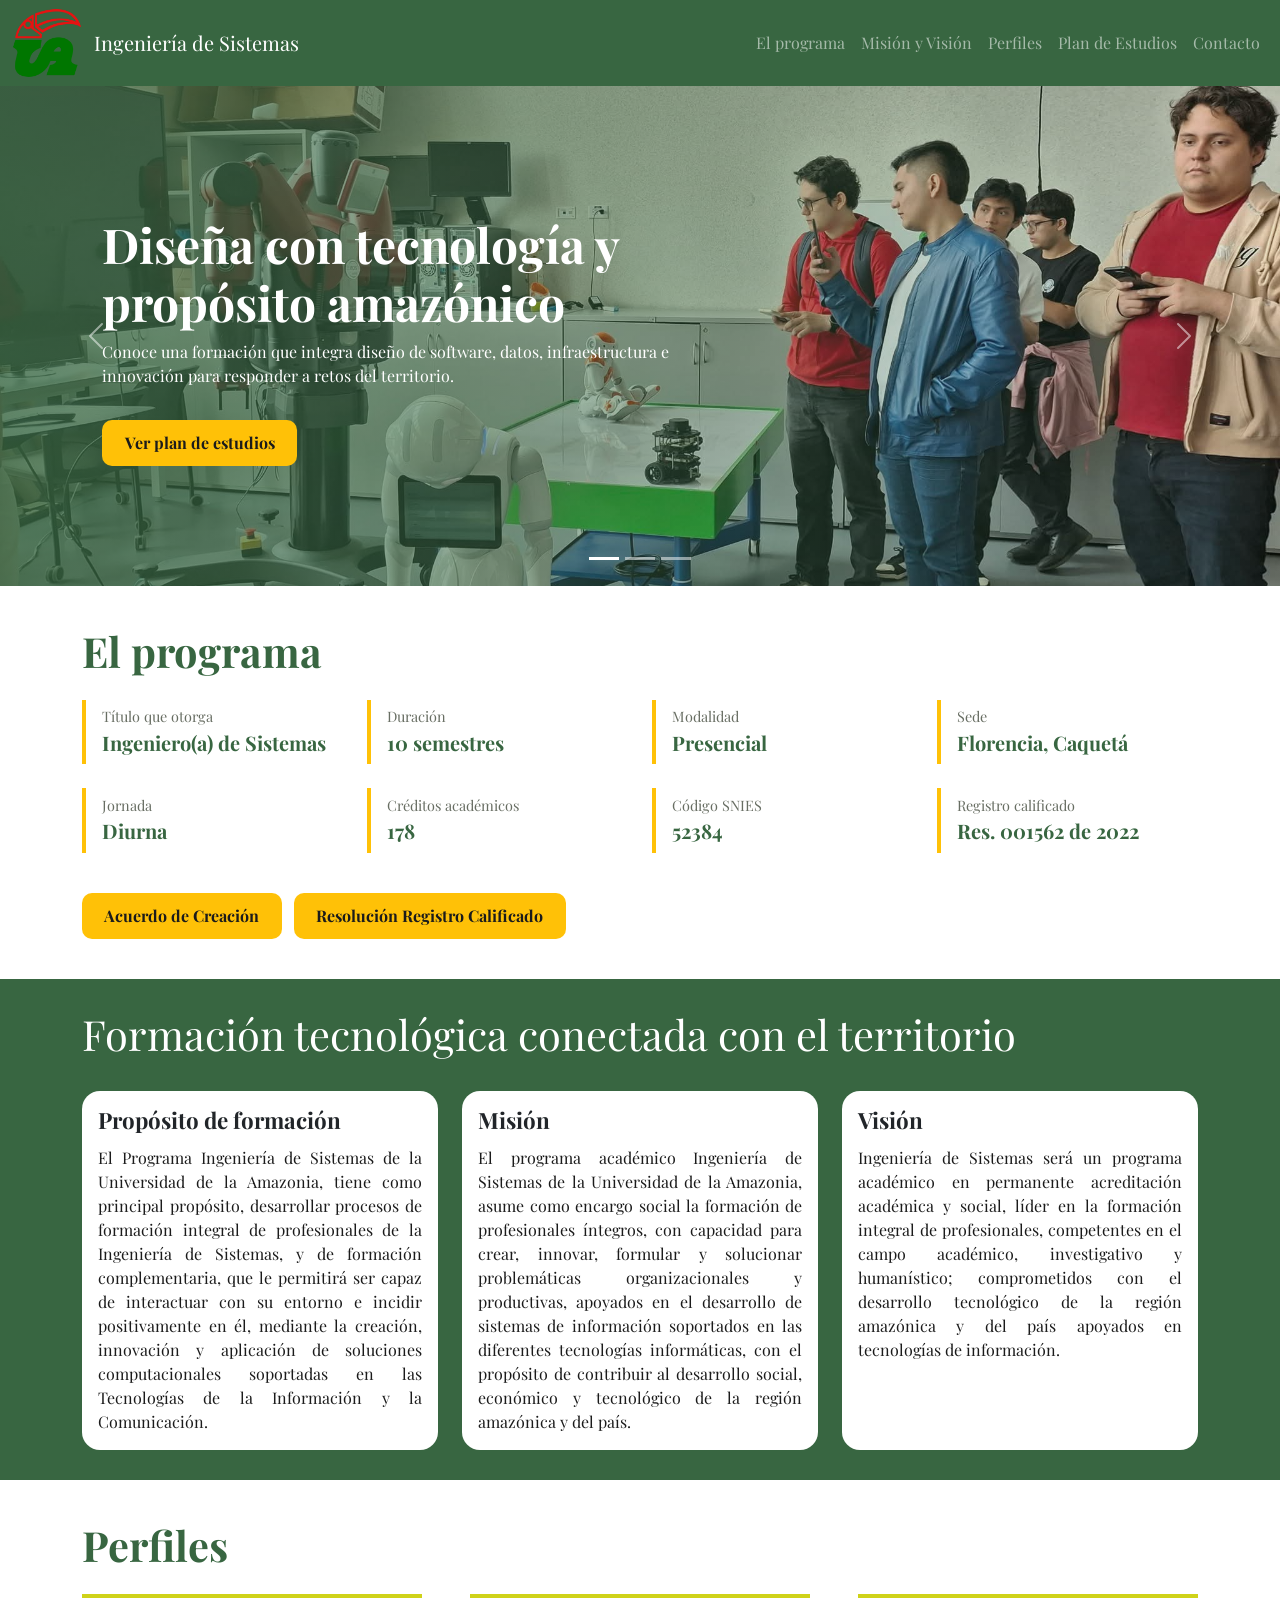
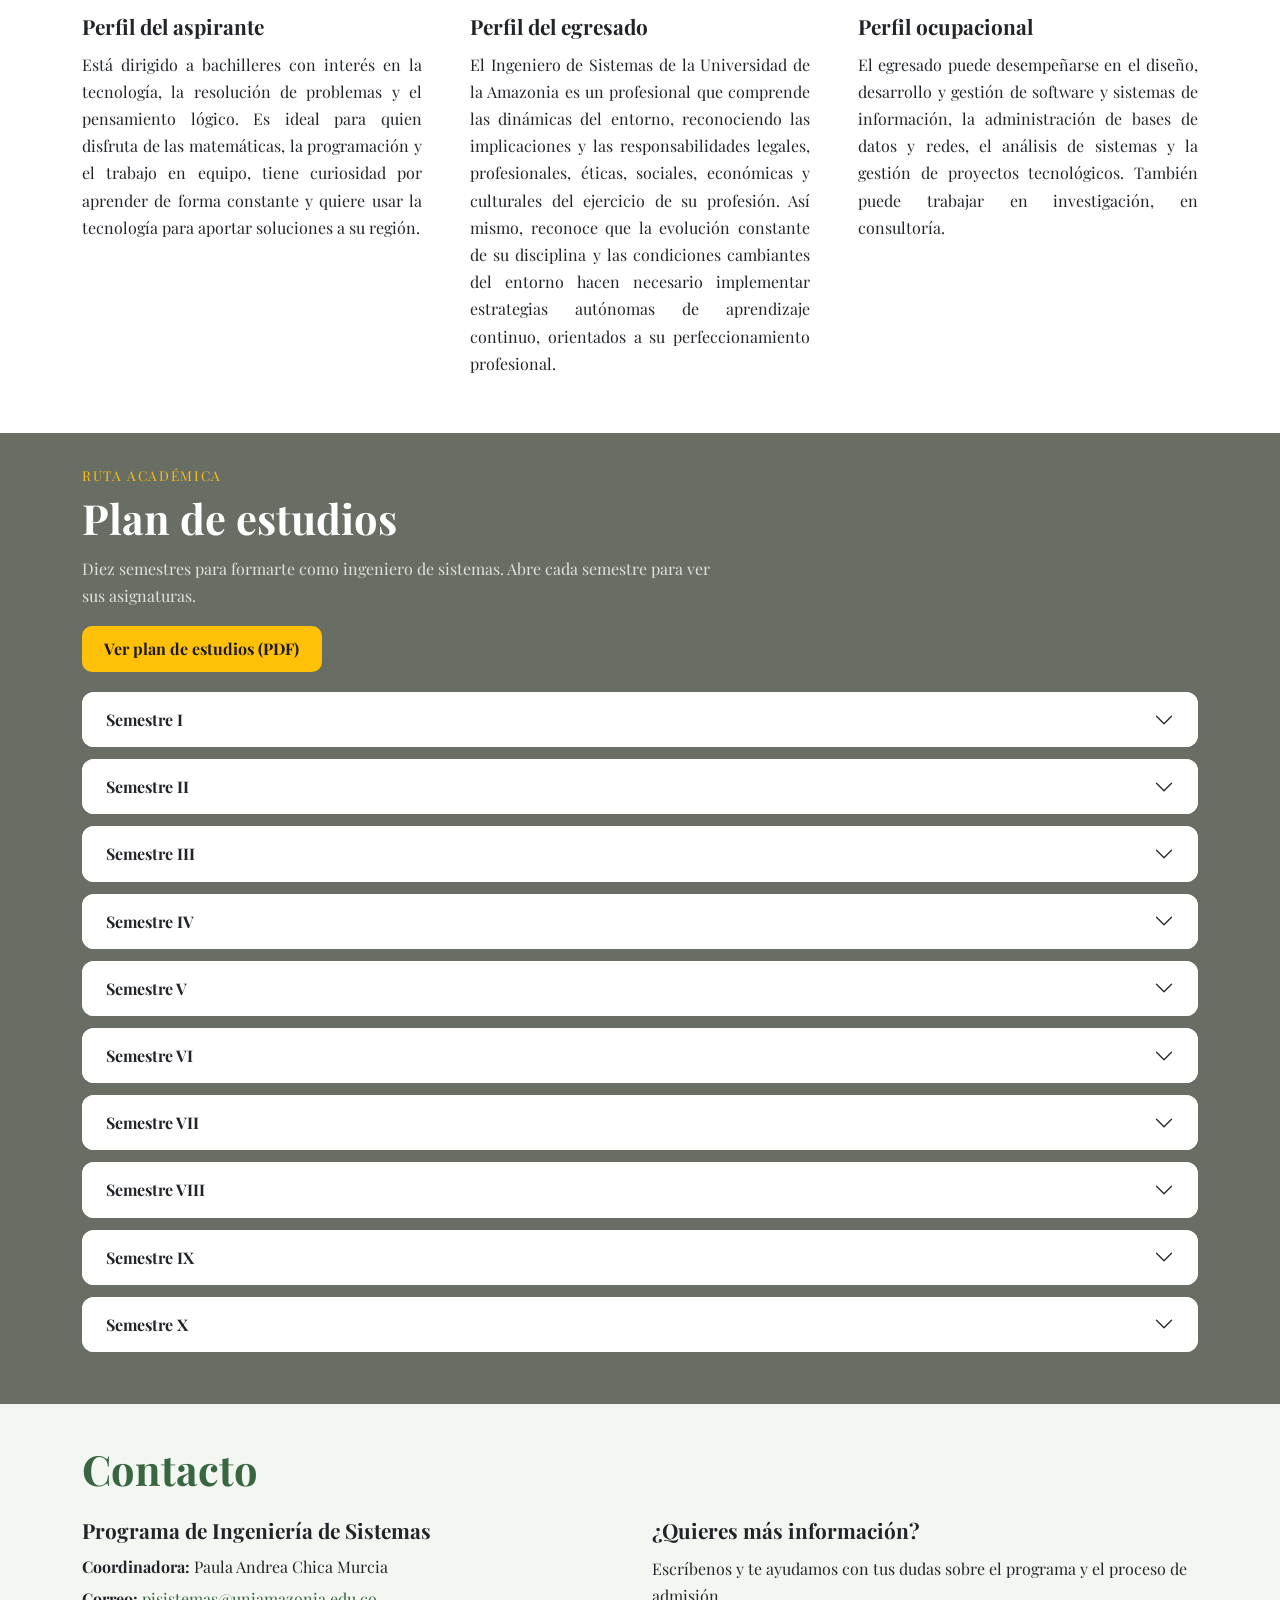
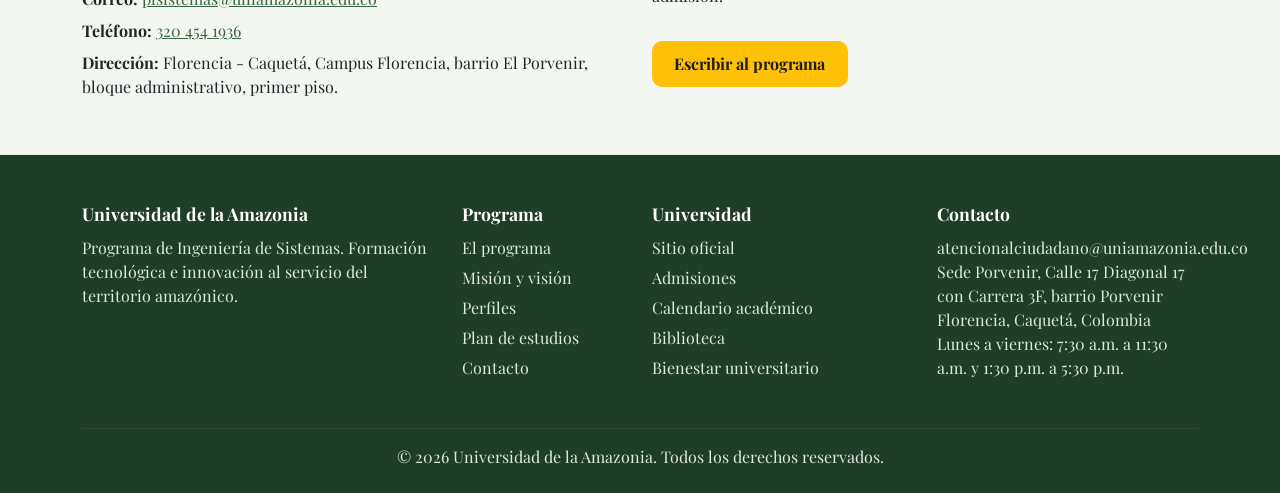
<file: paginaU/index.html>
<!doctype html>
<html lang="es">

<head>
  <meta charset="UTF-8" />
  <meta name="viewport" content="width=device-width, initial-scale=1.0" />
  <title>Ingeniería de Sistemas | Uniamazonia</title>

  <link rel="preconnect" href="https://fonts.googleapis.com">
  <link rel="preconnect" href="https://fonts.gstatic.com" crossorigin>
  <link href="https://fonts.googleapis.com/css2?family=Playfair+Display:ital,wght@0,400..900;1,400..900&display=swap"
    rel="stylesheet">

  <!-- 1. Bootstrap primero -->
  <link href="https://cdn.jsdelivr.net/npm/bootstrap@5.3.8/dist/css/bootstrap.min.css" rel="stylesheet"
    integrity="sha384-sRIl4kxILFvY47J16cr9ZwB07vP4J8+LH7qKQnuqkuIAvNWLzeN8tE5YBujZqJLB" crossorigin="anonymous" />

  <!-- 2. Tu CSS al final -->
  <link rel="stylesheet" href="./CSS/style.css" />
</head>

<body>

  <!-- NAVBAR -->
  <nav class="navbar navbar-expand-lg custom sticky-top" data-bs-theme="dark">
    <div class="container-fluid">
      <div class="containerLogo">
        <img src="./IMG/Logo.png" class="imgLogo" alt="Logo Universidad de la Amazonia">
        <a class="navbar-brand" href="#">Ingeniería de Sistemas</a>
      </div>
      <button class="navbar-toggler" type="button" data-bs-toggle="collapse" data-bs-target="#navbarNav"
        aria-controls="navbarNav" aria-expanded="false" aria-label="Abrir menú">
        <span class="navbar-toggler-icon"></span>
      </button>
      <div class="collapse navbar-collapse" id="navbarNav">
        <ul class="navbar-nav ms-auto">
          <li class="nav-item"><a class="nav-link" href="#programa">El programa</a></li>
          <li class="nav-item"><a class="nav-link" href="#mision-vision">Misión y Visión</a></li>
          <li class="nav-item"><a class="nav-link" href="#perfiles">Perfiles</a></li>
          <li class="nav-item"><a class="nav-link" href="#planestudios">Plan de Estudios</a></li>
          <li class="nav-item"><a class="nav-link" href="#contactos">Contacto</a></li>
        </ul>
      </div>
    </div>
  </nav>

  <!-- CARRUSEL -->
  <div id="carouselExampleCaptions" class="carousel slide" data-bs-ride="carousel">
    <div class="carousel-indicators">
      <button type="button" data-bs-target="#carouselExampleCaptions" data-bs-slide-to="0" class="active"
        aria-current="true" aria-label="Diapositiva 1"></button>
      <button type="button" data-bs-target="#carouselExampleCaptions" data-bs-slide-to="1"
        aria-label="Diapositiva 2"></button>
      <button type="button" data-bs-target="#carouselExampleCaptions" data-bs-slide-to="2"
        aria-label="Diapositiva 3"></button>
    </div>
    <div class="carousel-inner">
      <div class="carousel-item active">
        <img src="IMG/img1.jpeg" alt="Laboratorio de realidad virtual" />
        <div class="carousel-caption">
          <h1>Diseña con tecnología y propósito amazónico</h1>
          <p>
            Conoce una formación que integra diseño de software, datos,
            infraestructura e innovación para responder a retos del
            territorio.
          </p>
          <a href="#planestudios" class="btn-descarga">Ver plan de estudios</a>
        </div>
      </div>
      <div class="carousel-item">
        <img src="IMG/img2.jpeg" alt="Sala de sistemas Unitic" />
      </div>
      <div class="carousel-item">
        <img src="IMG/img4.jpg" alt="Logo UDLA" />
      </div>
    </div>
    <button class="carousel-control-prev" type="button" data-bs-target="#carouselExampleCaptions" data-bs-slide="prev">
      <span class="carousel-control-prev-icon" aria-hidden="true"></span>
      <span class="visually-hidden">Anterior</span>
    </button>
    <button class="carousel-control-next" type="button" data-bs-target="#carouselExampleCaptions" data-bs-slide="next">
      <span class="carousel-control-next-icon" aria-hidden="true"></span>
      <span class="visually-hidden">Siguiente</span>
    </button>
  </div>

  <!-- EL PROGRAMA -->
<!-- EL PROGRAMA -->
<section class="programa" id="programa">
  <div class="container">
    <h2 class="seccion__titulo">El programa</h2>

    <div class="row row-cols-2 row-cols-lg-4 g-4">
      <div class="col">
        <div class="dato">
          <span class="dato__etiqueta">Título que otorga</span>
          <span class="dato__valor">Ingeniero(a) de Sistemas</span>
        </div>
      </div>
      <div class="col">
        <div class="dato">
          <span class="dato__etiqueta">Duración</span>
          <span class="dato__valor">10 semestres</span>
        </div>
      </div>
      <div class="col">
        <div class="dato">
          <span class="dato__etiqueta">Modalidad</span>
          <span class="dato__valor">Presencial</span>
        </div>
      </div>
      <div class="col">
        <div class="dato">
          <span class="dato__etiqueta">Sede</span>
          <span class="dato__valor">Florencia, Caquetá</span>
        </div>
      </div>
      <div class="col">
        <div class="dato">
          <span class="dato__etiqueta">Jornada</span>
          <span class="dato__valor">Diurna</span>
        </div>
      </div>
      <div class="col">
        <div class="dato">
          <span class="dato__etiqueta">Créditos académicos</span>
          <span class="dato__valor">178</span>
        </div>
      </div>
      <div class="col">
        <div class="dato">
          <span class="dato__etiqueta">Código SNIES</span>
          <span class="dato__valor" title="Sistema Nacional de Información de la Educación Superior">52384</span>
        </div>
      </div>
      <div class="col">
        <div class="dato">
          <span class="dato__etiqueta">Registro calificado</span>
          <span class="dato__valor">Res. 001562 de 2022</span>
        </div>
      </div>
    </div>

    <!-- Documentos oficiales (cada uno abre su propio modal) -->
    <div class="programa__enlaces">
      <a href="PDF/Acuerdo.pdf" class="btn-descarga"
         data-bs-toggle="modal" data-bs-target="#modalCreacion">Acuerdo de Creación</a>

      <a href="PDF/Resolucion.pdf" class="btn-descarga"
         data-bs-toggle="modal" data-bs-target="#modalResolucion">Resolución Registro Calificado</a>
    </div>
  </div>
</section>

  <!-- MISIÓN Y VISIÓN -->
  <section class="formacion custom" id="mision-vision">
    <div class="container">
      <h2 class="formacion__titulo">Formación tecnológica conectada con el territorio</h2>

      <div class="row g-4">
        <div class="col-12 col-md-4">
          <article class="card tarjeta h-100">
            <div class="card-body">
              <h3 class="tarjeta__titulo">Propósito de formación</h3>
              <p class="tarjeta__texto">El Programa Ingeniería de Sistemas de la Universidad de la Amazonia, tiene como
                principal propósito, desarrollar procesos de formación integral de profesionales de la Ingeniería de
                Sistemas, y de formación complementaria, que le permitirá ser capaz de interactuar con su entorno e
                incidir positivamente en él, mediante la creación, innovación y aplicación de soluciones
                computacionales soportadas en las Tecnologías de la Información y la Comunicación.</p>
            </div>
          </article>
        </div>

        <div class="col-12 col-md-4">
          <article class="card tarjeta h-100">
            <div class="card-body">
              <h3 class="tarjeta__titulo">Misión</h3>
              <p class="tarjeta__texto">El programa académico Ingeniería de Sistemas de la Universidad de la Amazonia,
                asume como encargo social la formación de profesionales íntegros, con capacidad para crear, innovar,
                formular y solucionar problemáticas organizacionales y productivas, apoyados en el desarrollo de
                sistemas de información soportados en las diferentes tecnologías informáticas, con el propósito de
                contribuir al desarrollo social, económico y tecnológico de la región amazónica y del país.</p>
            </div>
          </article>
        </div>

        <div class="col-12 col-md-4">
          <article class="card tarjeta h-100">
            <div class="card-body">
              <h3 class="tarjeta__titulo">Visión</h3>
              <p class="tarjeta__texto">Ingeniería de Sistemas será un programa académico en permanente acreditación
                académica y social, líder en la formación integral de profesionales, competentes en el campo
                académico, investigativo y humanístico; comprometidos con el desarrollo tecnológico de la región
                amazónica y del país apoyados en tecnologías de información.</p>
            </div>
          </article>
        </div>
      </div>
    </div>
  </section>

  <!-- PERFILES -->
  <section class="perfiles" id="perfiles">
    <div class="container">
      <h2 class="seccion__titulo">Perfiles</h2>
      <div class="row g-5">
        <div class="col-12 col-md-4">
          <div class="perfil">
            <h3 class="perfil__titulo">Perfil del aspirante</h3>
            <p >Está dirigido a bachilleres con interés en la tecnología, la resolución de problemas y el pensamiento lógico.
               Es ideal para quien disfruta de las matemáticas, la programación y el trabajo en equipo, tiene curiosidad por aprender de forma constante
                y quiere usar la tecnología para aportar soluciones a su región.</p>
          </div>
        </div>
        <div class="col-12 col-md-4">
          <div class="perfil">
            <h3 class="perfil__titulo">Perfil del egresado</h3>
            <p  >El Ingeniero de Sistemas de la Universidad de la Amazonia es un profesional que comprende las dinámicas del entorno,
               reconociendo las implicaciones y las responsabilidades legales, profesionales, éticas, sociales, económicas y culturales 
               del ejercicio de su profesión. Así mismo, reconoce que la evolución constante de su disciplina y las condiciones cambiantes
                del entorno hacen necesario implementar estrategias autónomas de aprendizaje continuo, orientados a su perfeccionamiento profesional.</p>
          </div>
        </div>
        <div class="col-12 col-md-4">
          <div class="perfil">
            <h3 class="perfil__titulo">Perfil ocupacional</h3>
            <p>El egresado puede desempeñarse en el diseño, desarrollo y gestión de software y sistemas de información, la administración de bases de datos y redes, 
              el análisis de sistemas y la gestión de proyectos tecnológicos. También puede trabajar en investigación, en consultoría.</p>
          </div>
        </div>
      </div>
    </div>
  </section>

  <!-- PLAN DE ESTUDIOS -->
  <section class="plan" id="planestudios">
    <div class="container">
      <div class="plan__encabezado">
        <span class="plan__etiqueta">Ruta académica</span>
        <h2 class="plan__titulo">Plan de estudios</h2>
        <p class="plan__intro">
          Diez semestres para formarte como ingeniero de sistemas. Abre cada
          semestre para ver sus asignaturas.
        </p>
        <button type="button" class="btn-descarga" data-bs-toggle="modal" data-bs-target="#modalPdf">
          Ver plan de estudios (PDF)
        </button>
      </div>

      <!-- UN SOLO contenedor de acordeón con todos los semestres adentro -->
      <div class="accordion" id="acordeonPlan">

        <div class="accordion-item">
          <h3 class="accordion-header">
            <button class="accordion-button collapsed" type="button" data-bs-toggle="collapse" data-bs-target="#sem1"
              aria-expanded="false" aria-controls="sem1">Semestre I</button>
          </h3>
          <div id="sem1" class="accordion-collapse collapse" data-bs-parent="#acordeonPlan">
            <div class="accordion-body">
              <ul class="plan__lista">
                <li>Comunicación</li>
                <li>Deporte y Cultura</li>
                <li>Matemáticas 1</li>
                <li>Física 1</li>
                <li>Biología General</li>
                <li>Introducción a la Ingeniería</li>
                <li>Lógica y Algoritmos 1</li>
              </ul>
            </div>
          </div>
        </div>

        <div class="accordion-item">
          <h3 class="accordion-header">
            <button class="accordion-button collapsed" type="button" data-bs-toggle="collapse" data-bs-target="#sem2"
              aria-expanded="false" aria-controls="sem2">Semestre II</button>
          </h3>
          <div id="sem2" class="accordion-collapse collapse" data-bs-parent="#acordeonPlan">
            <div class="accordion-body">
              <ul class="plan__lista">
                <li>Constitución y Democracia</li>
                <li>Matemáticas 2</li>
                <li>Lógica y Algoritmos 2</li>
                <li>Física 2</li>
                <li>Química 1</li>
                <li>Teoría General de Sistemas</li>
              </ul>
            </div>
          </div>
        </div>

        <div class="accordion-item">
          <h3 class="accordion-header">
            <button class="accordion-button collapsed" type="button" data-bs-toggle="collapse" data-bs-target="#sem3"
              aria-expanded="false" aria-controls="sem3">Semestre III</button>
          </h3>
          <div id="sem3" class="accordion-collapse collapse" data-bs-parent="#acordeonPlan">
            <div class="accordion-body">
              <ul class="plan__lista">
                <li>Idioma Extranjero 1</li>
                <li>Álgebra Lineal</li>
                <li>Matemáticas Discretas</li>
                <li>Análisis de Sistemas</li>
                <li>Estructuras de Datos 1</li>
              </ul>
            </div>
          </div>
        </div>

        <div class="accordion-item">
          <h3 class="accordion-header">
            <button class="accordion-button collapsed" type="button" data-bs-toggle="collapse" data-bs-target="#sem4"
              aria-expanded="false" aria-controls="sem4">Semestre IV</button>
          </h3>
          <div id="sem4" class="accordion-collapse collapse" data-bs-parent="#acordeonPlan">
            <div class="accordion-body">
              <ul class="plan__lista">
                <li>Ecuaciones Diferenciales</li>
                <li>Estadística para Ingeniería</li>
                <li>Ingeniería de Software 1</li>
                <li>Sistemas Operativos</li>
                <li>Estructuras de Datos 2</li>
              </ul>
            </div>
          </div>
        </div>

        <div class="accordion-item">
          <h3 class="accordion-header">
            <button class="accordion-button collapsed" type="button" data-bs-toggle="collapse" data-bs-target="#sem5"
              aria-expanded="false" aria-controls="sem5">Semestre V</button>
          </h3>
          <div id="sem5" class="accordion-collapse collapse" data-bs-parent="#acordeonPlan">
            <div class="accordion-body">
              <ul class="plan__lista">
                <li>Métodos Numéricos</li>
                <li>Idioma Extranjero 2</li>
                <li>Diseño en Bases de Datos</li>
                <li>Ingeniería de Software 2</li>
                <li>Programación Web</li>
              </ul>
            </div>
          </div>
        </div>

        <div class="accordion-item">
          <h3 class="accordion-header">
            <button class="accordion-button collapsed" type="button" data-bs-toggle="collapse" data-bs-target="#sem6"
              aria-expanded="false" aria-controls="sem6">Semestre VI</button>
          </h3>
          <div id="sem6" class="accordion-collapse collapse" data-bs-parent="#acordeonPlan">
            <div class="accordion-body">
              <ul class="plan__lista">
                <li>Filosofía e Historia de la Ciencia</li>
                <li>Modelos Determinísticos</li>
                <li>Ingeniería de Software 3</li>
                <li>Programación Móvil</li>
                <li>Redes Informáticas 1</li>
              </ul>
            </div>
          </div>
        </div>

        <div class="accordion-item">
          <h3 class="accordion-header">
            <button class="accordion-button collapsed" type="button" data-bs-toggle="collapse" data-bs-target="#sem7"
              aria-expanded="false" aria-controls="sem7">Semestre VII</button>
          </h3>
          <div id="sem7" class="accordion-collapse collapse" data-bs-parent="#acordeonPlan">
            <div class="accordion-body">
              <ul class="plan__lista">
                <li>Metodología de la Investigación 1</li>
                <li>Proyectos Software</li>
                <li>Inteligencia Computacional</li>
                <li>Redes Informáticas 2</li>
                <li>Administración de Bases de Datos</li>
              </ul>
            </div>
          </div>
        </div>

        <div class="accordion-item">
          <h3 class="accordion-header">
            <button class="accordion-button collapsed" type="button" data-bs-toggle="collapse" data-bs-target="#sem8"
              aria-expanded="false" aria-controls="sem8">Semestre VIII</button>
          </h3>
          <div id="sem8" class="accordion-collapse collapse" data-bs-parent="#acordeonPlan">
            <div class="accordion-body">
              <ul class="plan__lista">
                <li>Desarrollo Humano</li>
                <li>Metodología de la Investigación 2</li>
                <li>Planeación Estratégica de Sistemas de Información</li>
                <!-- REVISAR: esta asignatura también está en el semestre VII -->
                <li>Inteligencia Computacional</li>
                <li>Taller de Emprendimiento e Innovación</li>
                <li>Ética</li>
              </ul>
            </div>
          </div>
        </div>

        <div class="accordion-item">
          <h3 class="accordion-header">
            <button class="accordion-button collapsed" type="button" data-bs-toggle="collapse" data-bs-target="#sem9"
              aria-expanded="false" aria-controls="sem9">Semestre IX</button>
          </h3>
          <div id="sem9" class="accordion-collapse collapse" data-bs-parent="#acordeonPlan">
            <div class="accordion-body">
              <ul class="plan__lista">
                <li>Universidad, Región y Medio Ambiente</li>
                <li>Taller de Escritura Científica</li>
                <li>Gestión Tecnológica</li>
                <li>Electiva 1</li>
                <li>Electiva 2</li>
              </ul>
            </div>
          </div>
        </div>

        <div class="accordion-item">
          <h3 class="accordion-header">
            <button class="accordion-button collapsed" type="button" data-bs-toggle="collapse" data-bs-target="#sem10"
              aria-expanded="false" aria-controls="sem10">Semestre X</button>
          </h3>
          <div id="sem10" class="accordion-collapse collapse" data-bs-parent="#acordeonPlan">
            <div class="accordion-body">
              <ul class="plan__lista">
                <li>Electiva 3</li>
                <li>Electiva 4</li>
                <li>Opción de Grado</li>
              </ul>
            </div>
          </div>
        </div>

      </div>
    </div>
  </section>

  <!-- CONTACTO -->
  <section class="contacto" id="contactos">
    <div class="container">
      <h2 class="seccion__titulo">Contacto</h2>
      <div class="row g-4">
        <div class="col-12 col-md-6">
          <h3 class="contacto__subtitulo">Programa de Ingeniería de Sistemas</h3>
          <ul class="list-unstyled contacto__lista">
            <li><strong>Coordinadora:</strong> Paula Andrea Chica Murcia</li>
          <li><strong>Correo:</strong> <a href="mailto:pisistemas@uniamazonia.edu.co">pisistemas@uniamazonia.edu.co</a></li>
          <li><strong>Teléfono:</strong> <a href="tel:+573204541936">320 454 1936</a></li> 
            <li><strong>Dirección:</strong> Florencia - Caquetá, Campus Florencia, barrio El Porvenir, bloque administrativo, primer piso.</li>
          </ul>
        </div>
        <div class="col-12 col-md-6">
          <h3 class="contacto__subtitulo">¿Quieres más información?</h3>
          <p class="contacto__texto">Escríbenos y te ayudamos con tus dudas sobre el programa y el proceso de
            admisión.</p>
          <a href="https://mail.google.com/mail/?view=cm&fs=1&to=pisistemas@uniamazonia.edu.co&su=Informaci%C3%B3n%20sobre%20Ingenier%C3%ADa%20de%20Sistemas"
   class="btn-descarga" target="_blank" rel="noopener">Escribir al programa</a>
        </div>
      </div>
    </div>
  </section>

  <!-- FOOTER -->
  <footer class="pie">
    <div class="container">
      <div class="row g-4">
        <div class="col-12 col-md-6 col-lg-4">
          <h3 class="pie__titulo">Universidad de la Amazonia</h3>
          <p>Programa de Ingeniería de Sistemas. Formación tecnológica e innovación al servicio del territorio
            amazónico.</p>
        </div>
        <div class="col-6 col-md-3 col-lg-2">
          <h3 class="pie__titulo">Programa</h3>
          <ul class="list-unstyled">
            <li><a href="#programa">El programa</a></li>
            <li><a href="#mision-vision">Misión y visión</a></li>
            <li><a href="#perfiles">Perfiles</a></li>
            <li><a href="#planestudios">Plan de estudios</a></li>
            <li><a href="#contactos">Contacto</a></li>
          </ul>
        </div>
        <div class="col-6 col-md-3 col-lg-3">
          <h3 class="pie__titulo">Universidad</h3>
          <ul class="list-unstyled">
            <li><a href="https://www.uniamazonia.edu.co" target="_blank" rel="noopener">Sitio oficial</a></li>
            <li><a href="https://www.uniamazonia.edu.co/inicio/index.php/es/la-universidad/dependencias/departamentos/direccion-de-admision-registro-y-control-academico/228-aspirantes.html" target="_blank" rel="noopener">Admisiones</a></li>
            <li><a href="https://www.uniamazonia.edu.co/inicio/index.php/es/la-universidad/dependencias/departamentos/direccion-de-admision-registro-y-control-academico/233-calendario-academico/35-cuales-son-las-fechas-academicas-mas-importantes-de-cada-semestre.html" target="_blank" rel="noopener">Calendario académico</a></li>
            <li><a href="https://www.uniamazonia.edu.co/inicio/index.php/es/la-universidad/dependencias/departamentos/direccion-biblioteca-e-informacion-cientifica/190-direccion-biblioteca-e-informacion-cientifica.html" target="_blank" rel="noopener">Biblioteca</a></li>
            <li><a href="https://www.uniamazonia.edu.co/inicio/index.php/es/la-universidad/dependencias/departamentos/direccion-de-bienestar-universitario.html" target="_blank" rel="noopener">Bienestar universitario</a></li>
          </ul>
        </div>
        <div class="col-12 col-lg-3">
          <h3 class="pie__titulo">Contacto</h3>
          <p>atencionalciudadano@uniamazonia.edu.co<br />
Sede Porvenir, Calle 17 Diagonal 17 con Carrera 3F, barrio Porvenir<br />
Florencia, Caquetá, Colombia<br />
Lunes a viernes: 7:30 a.m. a 11:30 a.m. y 1:30 p.m. a 5:30 p.m.</p>
        </div>
      </div>
      <hr />
      <p class="text-center mb-0">&copy; 2026 Universidad de la Amazonia. Todos los derechos reservados.</p>
    </div>
  </footer>

  <!-- MODAL PDF -->
  <div class="modal fade" id="modalPdf" tabindex="-1" aria-labelledby="tituloPdf" aria-hidden="true">
    <div class="modal-dialog modal-xl modal-dialog-centered modal-dialog-scrollable">
      <div class="modal-content">
        <div class="modal-header">
          <h2 class="modal-title fs-5" id="tituloPdf">Plan de estudios · Ingeniería de Sistemas</h2>
          <button type="button" class="btn-close" data-bs-dismiss="modal" aria-label="Cerrar"></button>
        </div>

        <div class="modal-body p-0">
          <iframe src="PDF/planestudios.pdf" class="visor-pdf" title="Plan de estudios en PDF"></iframe>
          <p class="p-3 mb-0 small">
            ¿No se ve el PDF? <a href="PDF/planestudios.pdf" target="_blank" rel="noopener">Ábrelo en otra pestaña</a>.
          </p>
        </div>

        <div class="modal-footer">
          <a href="PDF/planestudios.pdf" class="btn-descarga"
            download="Plan-de-estudios-Ingenieria-de-Sistemas.pdf">Descargar PDF</a>
          <button type="button" class="btn btn-secondary" data-bs-dismiss="modal">Cerrar</button>
        </div>
      </div>
    </div>
  </div>

  <!-- MODAL: ACUERDO DE CREACIÓN -->
<div class="modal fade" id="modalCreacion" tabindex="-1" aria-labelledby="tituloCreacion" aria-hidden="true">
  <div class="modal-dialog modal-xl modal-dialog-centered modal-dialog-scrollable">
    <div class="modal-content">
      <div class="modal-header">
        <h2 class="modal-title fs-5" id="tituloCreacion">Acuerdo de Creación</h2>
        <button type="button" class="btn-close" data-bs-dismiss="modal" aria-label="Cerrar"></button>
      </div>
      <div class="modal-body p-0">
        <iframe src="PDF/Acuerdo.pdf" class="visor-pdf" title="Acuerdo de Creación"></iframe>
        <p class="p-3 mb-0 small">
          ¿No se ve el PDF? <a href="PDF/Acuerdo.pdf" target="_blank" rel="noopener">Ábrelo en otra pestaña</a>.
        </p>
      </div>
      <div class="modal-footer">
        <a href="PDF/Acuerdo.pdf" class="btn-descarga" download>Descargar PDF</a>
        <button type="button" class="btn btn-secondary" data-bs-dismiss="modal">Cerrar</button>
      </div>
    </div>
  </div>
</div>

<!-- MODAL: RESOLUCIÓN REGISTRO CALIFICADO -->
<div class="modal fade" id="modalResolucion" tabindex="-1" aria-labelledby="tituloResolucion" aria-hidden="true">
  <div class="modal-dialog modal-xl modal-dialog-centered modal-dialog-scrollable">
    <div class="modal-content">
      <div class="modal-header">
        <h2 class="modal-title fs-5" id="tituloResolucion">Resolución Registro Calificado</h2>
        <button type="button" class="btn-close" data-bs-dismiss="modal" aria-label="Cerrar"></button>
      </div>
      <div class="modal-body p-0">
        <iframe src="PDF/Resolucion.pdf" class="visor-pdf" title="Resolución Registro Calificado"></iframe>
        <p class="p-3 mb-0 small">
          ¿No se ve el PDF? <a href="PDF/Resolucion.pdf" target="_blank" rel="noopener">Ábrelo en otra pestaña</a>.
        </p>
      </div>
      <div class="modal-footer">
        <a href="PDF/Resolucion.pdf" class="btn-descarga" download>Descargar PDF</a>
        <button type="button" class="btn btn-secondary" data-bs-dismiss="modal">Cerrar</button>
      </div>
    </div>
  </div>
</div>

  

  <script src="https://cdn.jsdelivr.net/npm/bootstrap@5.3.8/dist/js/bootstrap.bundle.min.js"
    integrity="sha384-FKyoEForCGlyvwx9Hj09JcYn3nv7wiPVlz7YYwJrWVcXK/BmnVDxM+D2scQbITxI"
    crossorigin="anonymous"></script>
</body>

</html>
</file>
<file: paginaU/CSS/style.css>
* {
  padding: 0;
  margin: 0;
  box-sizing: border-box;
}

/* El navbar es sticky: scroll-padding evita que tape el título de la sección */
html {
  scroll-behavior: smooth;
  scroll-padding-top: 90px;
}

body {
  font-family: "Playfair Display", serif;
}

/* ===== NAVBAR ===== */
.custom {
  --bs-navbar-color: #fff;
  --bs-navbar-hover-color: #ffc107;
  --bs-navbar-active-color: #ffc107;
  background-color: #386641;
}

.containerLogo {
  display: flex;
  align-items: center;
  gap: 12px;
}

.imgLogo {
  width: 70px;
  height: 70px;
  object-fit: contain;
}

/* ===== CARRUSEL ===== */
.carousel-item img {
  width: 100%;
  height: 500px;
  object-fit: cover;
}

/* Capa verde para que el texto se lea sobre la foto */
.carousel-item::after {
  content: "";
  position: absolute;
  inset: 0;
  background: linear-gradient(90deg, rgba(56, 102, 65, .8), rgba(56, 102, 65, .1));
}

.carousel-caption {
  z-index: 2;
  display: flex;
  flex-direction: column;
  align-items: flex-start;
  text-align: left;
  left: 8%;
  right: 8%;
  bottom: 20%;
  max-width: 640px;
}

.carousel-caption h1 {
  font-size: clamp(1.8rem, 5vw, 3rem);
  font-weight: 700;
}

.carousel-caption p {
  margin-bottom: 16px;
}

.carousel-control-prev,
.carousel-control-next,
.carousel-indicators {
  z-index: 3;
}

/* ===== TÍTULO DE SECCIÓN (compartido) ===== */
.seccion__titulo {
  color: #386641;
  font-weight: 700;
  font-size: clamp(1.8rem, 4vw, 2.6rem);
  margin-bottom: 24px;
}

/* ===== BOTÓN AMARILLO (compartido) ===== */
.btn-descarga {
  display: inline-block;
  margin-top: 16px;
  padding: .7rem 1.4rem;
  background-color: #ffc107;
  color: #1b1b1b;
  font-weight: 700;
  border: 0;
  border-radius: 10px;
  cursor: pointer;
  text-decoration: none;
}

.btn-descarga:hover {
  background-color: #8a8884;
  color: #1b1b1b;
}

/* ===== EL PROGRAMA ===== */
.programa {
  padding: 40px 0;
}

.dato {
  border-left: 4px solid #ffc107;
  padding: .4rem 1rem;
  height: 100%;
  display: flex;
  flex-direction: column;
}

.dato__etiqueta {
  font-size: .9rem;
  color: #686e63;
}

.dato__valor {
  font-size: 1.25rem;
  font-weight: 700;
  color: #386641;
}

/* ===== MISIÓN Y VISIÓN ===== */
.formacion {
  padding: 30px 0;
}

.formacion__titulo {
  color: #fff;
  font-weight: 300;
  font-size: clamp(1.8rem, 4vw, 2.6rem);
  margin-bottom: 32px;
}

.tarjeta {
  border: none;
  border-radius: 18px;
}

.tarjeta .card-body {
  padding: 1rem;
}

.tarjeta__titulo {
  font-size: 1.4rem;
  font-weight: 700;
  margin-bottom: 12px;
}

.tarjeta__texto {
  color: #1b1b1b;
  line-height: 1.5;
  margin: 0;
}

/* ===== PERFILES ===== */
.perfiles {
  padding: 40px 0;
}

.perfil {
  border-top: 4px solid #cfd219;
  padding-top: 16px;
}

.perfil__titulo {
  font-size: 1.3rem;
  font-weight: 700;
  margin-bottom: 12px;
}

.perfil p {
  line-height: 1.7;
}

/* ===== PLAN DE ESTUDIOS ===== */
.plan {
  background-color: #686e63;
  padding: 30px 0 40px;
}

.plan__encabezado {
  max-width: 640px;
  margin-bottom: 20px;
}

.plan__etiqueta {
  display: inline-block;
  color: #ffc107;
  font-size: .85rem;
  letter-spacing: .12em;
  text-transform: uppercase;
  margin-bottom: 8px;
}

.plan__titulo {
  color: #fff;
  font-weight: 700;
  font-size: clamp(1.8rem, 4vw, 2.6rem);
  margin-bottom: 12px;
}

.plan__intro {
  color: rgba(255, 255, 255, .8);
  line-height: 1.7;
  margin: 0;
}

/* Acordeón */
.plan .accordion-item {
  border: none;
  border-radius: 12px;
  overflow: hidden;
  margin-bottom: 12px;
}

.plan .accordion-button {
  font-weight: 700;
  padding: 1.1rem 1.5rem;
}

.plan .accordion-button:not(.collapsed) {
  background-color: #ffc107;
  color: #1b1b1b;
  box-shadow: none;
}

.plan .accordion-button:focus {
  box-shadow: none;
}

.accordion-button:not(.collapsed)::after {
  filter: brightness(0) invert(1);
}

.plan__lista {
  columns: 2;
  column-gap: 40px;
  padding-left: 1.2rem;
  margin: 0;
}

@media (max-width: 768px) {
  .plan__lista {
    columns: 1;
  }
}

/* Visor del PDF */
.visor-pdf {
  width: 100%;
  height: 75vh;
  border: 0;
}

/* ===== CONTACTO ===== */
.contacto {
  padding: 40px 0;
  background-color: #f3f6f1;
}

.contacto__subtitulo {
  font-size: 1.3rem;
  font-weight: 700;
  margin-bottom: 12px;
}

.contacto__lista li {
  margin-bottom: 8px;
}

.contacto__texto {
  line-height: 1.7;
}

.contacto a:not(.btn-descarga) {
  color: #386641;
}

/* ===== FOOTER ===== */
.pie {
  background-color: #1f3d27;
  color: #dfe8e1;
  padding: 3rem 0 1.5rem;
}

.pie__titulo {
  font-size: 1.1rem;
  font-weight: 700;
  color: #fff;
  margin-bottom: 12px;
}

.pie ul li {
  margin-bottom: 6px;
}

.pie a {
  color: #dfe8e1;
  text-decoration: none;
}

.pie a:hover {
  color: #ffc107;
  text-decoration: underline;
}

.pie hr {
  border-color: rgba(255, 255, 255, .25);
  margin: 2rem 0 1rem;
}

/* ===== ACCESIBILIDAD ===== */
a:focus-visible,
button:focus-visible {
  outline: 3px solid #ffc107;
  outline-offset: 2px;
}

@media (prefers-reduced-motion: reduce) {
  html {
    scroll-behavior: auto;
  }
}

.programa__enlaces {
  display: flex;
  flex-wrap: wrap;
  gap: 12px;
  margin-top: 24px;
}
.perfil p{
  text-align: justify;
}

.tarjeta__texto{
  text-align: justify;
}
</file>
